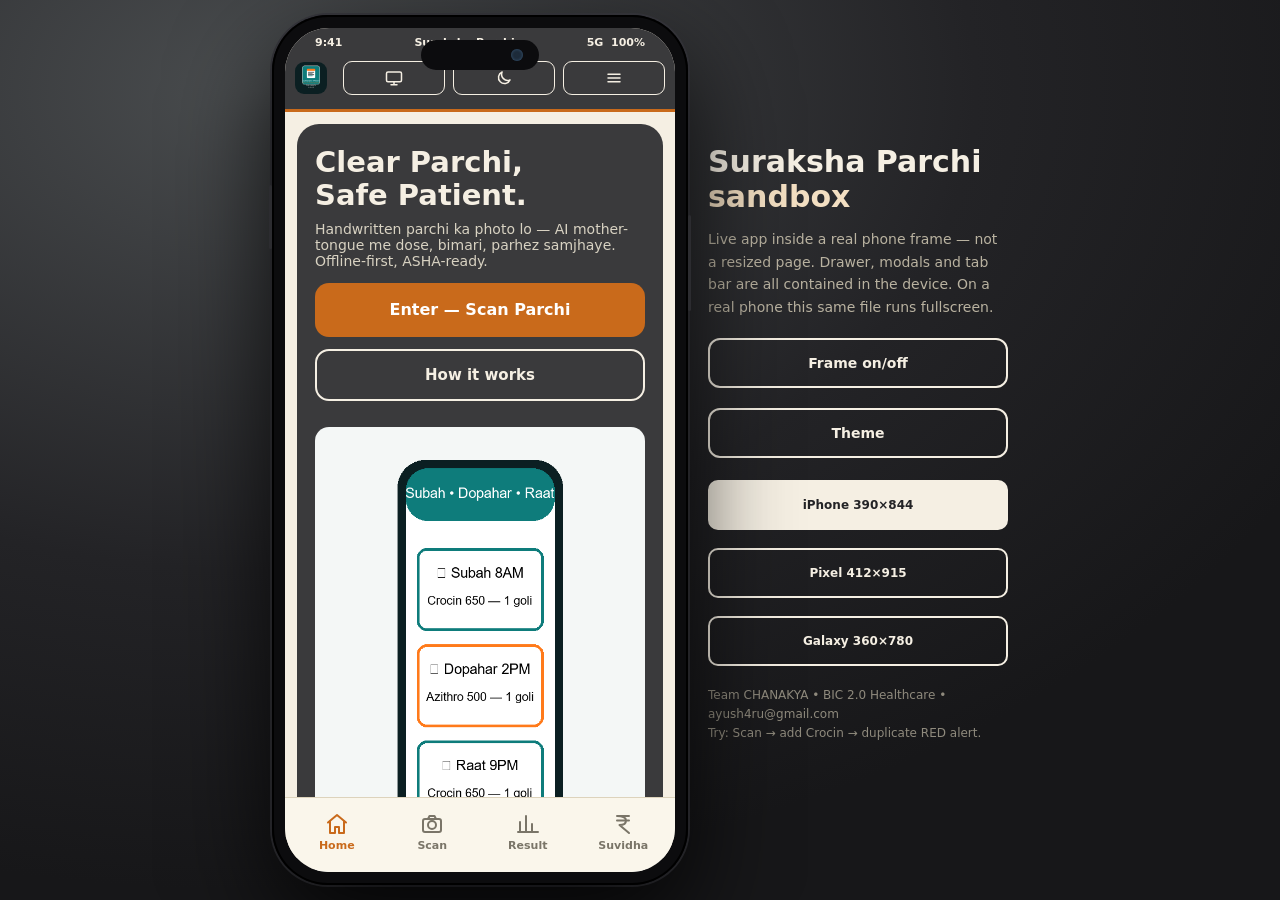
<file: index.html>
<!DOCTYPE html>
<html lang="hi">
<head>
<meta charset="UTF-8"><meta name="viewport" content="width=device-width,initial-scale=1,viewport-fit=cover">
<title>Suraksha Parchi — Team CHANAKYA</title>
<link rel="stylesheet" href="./css/style.css">
</head>
<body>
<div class="stage">
<div class="device-wrap">
<div class="device">
<div class="notch"></div>
<div class="screen">
<div class="topbar">
<div id="statusbar"><span>9:41</span><span>Suraksha Parchi</span><span>5G&nbsp;&nbsp;100%</span></div>
<header>
<img src="branding/logo.png" alt="logo" onerror="this.style.display='none'">
<div class="t"><h1>Suraksha Parchi</h1><small>Team CHANAKYA • Photo lo, Bhasha me samjho</small></div>
<button class="hbtn" id="viewBtn" title="Frame on/off"><span data-ic="monitor"></span></button>
<button class="hbtn" id="themeBtn" title="Theme toggle"><span data-ic="moon"></span></button>
<button class="hbtn" id="menuBtn" aria-label="menu"><span data-ic="menu"></span></button>
</header>
</div>
<div id="scrim"></div>
<nav id="drawer">
<h3 style="margin:0 0 8px">Menu</h3>
<a href="#" data-go="landing"><span data-ic="home"></span> Home</a>
<a href="#" data-go="fill"><span data-ic="scan"></span> New Scan / Fill-up</a>
<a href="#" data-go="main"><span data-ic="chart"></span> My Result (Sehat File)</a>
<a href="#" data-go="suvidha"><span data-ic="rupee"></span> Jan Aushadhi Daam</a>
<a href="#" data-go="suvidha"><span data-ic="hospital"></span> Ayushman Bharat</a>
<hr>
<a href="#" data-modal="privacy"><span data-ic="lock"></span> Privacy Policy</a>
<a href="#" data-modal="terms"><span data-ic="doc"></span> User Agreement</a>
<a href="#" data-modal="support"><span data-ic="help"></span> Support / Help</a>
<a href="#" data-modal="about"><span data-ic="info"></span> About CHANAKYA</a>
<a href="#" data-modal="how"><span data-ic="tool"></span> How it works</a>
<p class="muted">ayush4ru@gmail.com<br>Hindi • Bengali • Marathi</p>
<button class="dark" id="closeDr">Close</button>
</nav>
<section class="view on" id="v-landing"><div class="wrap">
<div class="hero"><div>
<h2>Clear Parchi,<br>Safe Patient.</h2>
<p>Handwritten parchi ka photo lo — AI mother-tongue me dose, bimari, parhez samjhaye. Offline-first, ASHA-ready.</p>
<p><button class="cta" data-go="fill">Enter — Scan Parchi</button> <button class="cta2" data-modal="how">How it works</button></p>
</div><div><img src="branding/phone-timetable.png" alt="app"></div></div>
<div class="feat">
<div class="fcard"><span class="fic" data-ic="camera"></span><br><b>Scan</b><br><span class="muted">Parchi + lab. On-device first, cloud if messy.</span></div>
<div class="fcard"><span class="fic" data-ic="volume"></span><br><b>Samjhao</b><br><span class="muted">Voice + pictogram timetable, 3 languages.</span></div>
<div class="fcard"><span class="fic" data-ic="bell"></span><br><b>Yaad</b><br><span class="muted">Reminders + duplicate alert + Sehat File.</span></div>
<div class="fcard"><span class="fic" data-ic="rupee"></span><br><b>Jan Aushadhi</b><br><span class="muted">Branded vs Kendra daam — 50-70% bachao.</span><br><button class="line" data-go="suvidha">Daam dekho</button></div>
<div class="fcard"><span class="fic" data-ic="hospital"></span><br><b>Ayushman</b><br><span class="muted">Rs 5 lakh cashless — patrata + packages.</span><br><button class="line" data-go="suvidha">Check karo</button></div>
<div class="fcard"><span class="fic" data-ic="help"></span><br><b>Helplines</b><br><span class="muted">108 • 112 • 104 • 14555 — ek tap call.</span><br><button class="line" data-go="suvidha">Numbers</button></div>
</div>
<div class="card"><h3>Why families need this</h3><p>60% handwritten English parchis. 50% wrong dose. Elders + migrants hit hardest. 10L+ ASHAs have no tool.</p>
<p><button data-go="fill" class="ghost">Start — Fill-up page</button></p></div>
</div></section>
<section class="view" id="v-fill"><div class="wrap">
<div class="steps"><span class="step">1 Fill-up</span><span class="step">2 Read</span><span class="step">3 Result</span></div>
<div class="card"><h3>Fill-up — prescription + info</h3>
<div class="fillgrid">
<div>
<label>Parchi photo *</label><input type="file" id="up" accept="image/*">
<img id="pv" class="preview" src="branding/sample-parchi.png" alt="parchi">
<p><button class="ghost" id="useSample" type="button">Use sample parchi</button></p>
<label>Lab report (optional)</label><input type="file" id="lab" accept="image/*,.pdf">
</div>
<div>
<label>Name (optional)</label><input id="nm" placeholder="e.g. Ramesh">
<label>Phone for reminders (optional)</label><input id="ph" placeholder="98XXXXXXXX" inputmode="numeric">
<label>Language</label><select id="lang"><option value="hi">Hindi</option><option value="bn">Bengali</option><option value="mr">Marathi</option></select>
<label>Symptoms / note</label><textarea id="sym" rows="3" placeholder="e.g. bukhar 3 din"></textarea>
<p><button id="scanBtn" class="dark">Read — AI se padho</button></p>
</div>
</div></div>
<div class="card"><h3>Scan result <span class="conf" id="conf"></span></h3><div id="chips"></div>
<p><button class="line" id="addBtn">+ Add Crocin (test duplicate)</button> <button id="expBtn" class="ghost">Enter — Main result</button></p></div>
</div></section>
<section class="view" id="v-main"><div class="wrap">
<div class="steps"><span class="step">Filled</span><span class="step">Read</span><span class="step">Result</span></div>
<div class="card"><h3>Rog Samjhao <span id="who"></span><br><span id="aibadge" class="aipill">AI starting…</span></h3><div id="explain"><p class="muted">Fill-up se aao.</p></div>
<p><button class="ghost" id="speakBtn"><span data-ic="volume"></span> Voice me suno</button><button class="dark" id="saveBtn"><span data-ic="save"></span> Sehat File save</button><button class="line" data-go="fill">Back</button></p>
<div id="voiceScript" class="ok" style="display:none"></div></div>
<div class="card"><h3>Timetable + Alert</h3><div class="tt" id="tt"></div><div id="alertBox" style="margin-top:10px"></div><div id="jabox" style="margin-top:10px"></div></div>
<div class="card"><h3>Sehat File — timeline</h3><div id="file"></div><p><button class="line" id="clearBtn"><span data-ic="trash"></span> Delete all</button></p></div>
</div></section>
<section class="view" id="v-suvidha"><div class="wrap">
<div class="steps"><span class="step">Suvidha — Sarkari Sahayata</span></div>
<div class="card"><h3><span data-ic="rupee"></span> Jan Aushadhi — daam compare</h3>
<p class="muted">15000+ Kendra • Helpline 1800-180-8080 • Daam indicative, Kendra par verify karo</p>
<input id="jaq" placeholder="Dawai likho — e.g. metformin, dolo, azithro">
<div id="jaout"></div></div>
<div class="card"><h3><span data-ic="hospital"></span> Ayushman Bharat PM-JAY — Rs 5 lakh cashless</h3>
<p class="muted">Helpline 14555 • beneficiary.nha.gov.in • Docs: ration card + Aadhaar + mobile OTP</p>
<div id="absteps" class="ok"></div>
<label>Ilaaj search karo</label><input id="abq" placeholder="e.g. motiyabind, delivery, knee">
<div id="about"></div></div>
<div class="card"><h3><span data-ic="help"></span> Helplines — ek tap call</h3><div id="hlout" class="tt"></div></div>
</div></section>
<footer><div class="fgrid">
<div><b style="color:#fff">Suraksha Parchi • CHANAKYA</b><p class="muted" style="color:#B9B2A0">BIC 2.0 Healthcare • Pilot app</p></div>
<div><b style="color:#fff">Legal</b><a href="#" data-modal="privacy">Privacy Policy</a><a href="#" data-modal="terms">User Agreement</a><a href="#" data-modal="support">Support</a></div>
<div><b style="color:#fff">Team</b><a href="#" data-modal="about">About CHANAKYA</a><a href="#" data-modal="how">How it works</a><a href="mailto:ayush4ru@gmail.com">ayush4ru@gmail.com</a></div>
</div>
<div style="text-align:center" class="muted">Literacy aid, not advice. Emergency: 108. © 2026 CHANAKYA pilot</div></footer>
<nav id="tabbar">
<button data-go="landing" class="on"><span class="icwrap" data-ic="home"></span>Home</button>
<button data-go="fill"><span class="icwrap" data-ic="scan"></span>Scan</button>
<button data-go="main"><span class="icwrap" data-ic="chart"></span>Result</button>
<button data-go="suvidha"><span class="icwrap" data-ic="rupee"></span>Suvidha</button>
</nav>
<div class="modal" id="m-privacy"><div class="box"><h3>Privacy Policy (pilot)</h3><p class="muted">No Aadhaar needed. Your photos stay private to your phone. View/delete anytime. Kids use with parent consent.</p><button class="dark closeM">Close</button></div></div>
<div class="modal" id="m-terms"><div class="box"><h3>User Agreement</h3><p class="muted">Explains YOUR prescription, never prescribes new. Red-flag → PHC. Accuracy ~87%, use confirm. Misuse = block.</p><button class="dark closeM">Close</button></div></div>
<div class="modal" id="m-support"><div class="box"><h3>Support</h3><p>Mail ayush4ru@gmail.com. Saaf photo lo. Voice issue → language/volume. RED alert → doctor/ASHA. Delete via Sehat File.</p><button class="dark closeM">Close</button></div></div>
<div class="modal" id="m-about"><div class="box"><h3>About CHANAKYA</h3><p>Ayush Pandey (Leader/CDO) + Kaushal Rawat (CMO) +2. Vision: Aaj parchi, kal Sehat File.</p><button class="dark closeM">Close</button></div></div>
<div class="modal" id="m-how"><div class="box"><h3>How it works</h3><p>Scan → smart read → verified database match → simple explain hi/bn/mr → voice + reminders + alert. Works offline.</p><button class="dark closeM">Close</button></div></div>
</div><!-- /screen -->
</div><!-- /device -->
</div><!-- /device-wrap -->
<aside class="side">
<h1>Suraksha Parchi <span>sandbox</span></h1>
<p>Live app inside a real phone frame — not a resized page. Drawer, modals and tab bar are all contained in the device. On a real phone this same file runs fullscreen.</p>
<div class="row"><button id="frameBtn">Frame on/off</button><button id="sideThemeBtn">Theme</button></div>
<div class="drow"><button data-dev="390x844" class="on">iPhone 390×844</button><button data-dev="412x915">Pixel 412×915</button><button data-dev="360x780">Galaxy 360×780</button></div>
<p class="okline">Team CHANAKYA • BIC 2.0 Healthcare • ayush4ru@gmail.com<br>Try: Scan → add Crocin → duplicate RED alert.</p>
</aside>
</div><!-- /stage -->
<script src="./js/config.public.js"></script>
<script src="./js/drug-db.js"></script>
<script src="./js/i18n.js"></script>
<script src="./js/icons.js"></script>
<script src="./js/needle2.js"></script>
<script src="./js/llm.js"></script>
<script src="./js/app.js"></script>
</body>
</html>
</file>
<file: css/style.css>
:root{--char:#3A3A3C;--char2:#54575A;--beige:#F5EFE3;--beige2:#EFE6D2;--card:#FAF6EB;--teal:#0E7C7B;--saf:#C96A1B;--ink:#3A3A3C;--mut:#7A7568;--line:#DDD3BC;--red:#B3261E;--input:#FFFFFF;--dw:390px;--dh:844px}
[data-theme="dark"]{--beige:#2B2B2D;--beige2:#3A3A3C;--card:#3A3A3C;--ink:#F5EFE3;--mut:#B9B2A0;--line:#54575A;--input:#4A4D4F}
*{box-sizing:border-box;font-family:'Noto Sans','Noto Sans Devanagari',system-ui,Arial}
html,body{height:100%}
body{margin:0;background:radial-gradient(1200px 800px at 20% 10%,#4A4D4F 0%,#232326 60%,#171719 100%);color:var(--ink);display:flex;align-items:center;justify-content:center;min-height:100dvh;padding:8px}
/* ---------- stage + side panel (desktop) ---------- */
.stage{display:flex;gap:20px;align-items:center;justify-content:center;width:100%}
.side{max-width:300px;color:#F5EFE3}
.side h1{font-size:30px;margin:0 0 6px}.side h1 span{color:#F3DFC2}
.side p{color:#B9B2A0;font-size:14px;line-height:1.6}
.side .row{display:flex;gap:8px;margin-top:12px;flex-wrap:wrap}
.side button{background:transparent;border:2px solid #F5EFE3;color:#F5EFE3;border-radius:12px;padding:10px 16px;font-weight:700;font-size:14px;cursor:pointer}
.side .okline{margin-top:14px;font-size:12px;color:#8f8a7d}
.side .drow{display:flex;gap:6px;margin-top:10px;flex-wrap:wrap}
.side .drow button{padding:8px 10px;font-size:12px;border-radius:10px}
.side .drow button.on{background:#F5EFE3;color:#232326;border-color:#F5EFE3}
/* ---------- the smartphone device ---------- */
.device-wrap{transform-origin:center center;flex:none}
.device{position:relative;width:calc(var(--dw) + 26px);height:calc(var(--dh) + 26px);background:#0c0c0e;border-radius:56px;padding:13px;box-shadow:0 40px 100px #000c,0 0 0 2px #3a3a40,inset 0 0 0 2px #000}
.device::before,.device::after{content:"";position:absolute;background:#2c2c30;border-radius:3px}
.device::before{left:-3px;top:170px;width:3px;height:64px}
.device::after{right:-3px;top:200px;width:3px;height:96px}
.notch{position:absolute;top:25px;left:50%;transform:translateX(-50%);width:118px;height:30px;background:#0c0c0e;border-radius:18px;z-index:60}
.notch::after{content:"";position:absolute;right:16px;top:9px;width:12px;height:12px;border-radius:50%;background:#1d2b3a;box-shadow:inset 0 0 3px #3b5a78}
.screen{position:relative;width:var(--dw);height:var(--dh);overflow-y:auto;overscroll-behavior:contain;background:var(--beige);border-radius:44px;scrollbar-width:thin}
.topbar{position:sticky;top:0;z-index:50}
#statusbar{display:flex;justify-content:space-between;align-items:center;background:var(--char);color:#F5EFE3;font-size:11px;font-weight:700;padding:8px 30px 0}
header{background:var(--char);color:#F5EFE3;padding:6px 10px 8px;display:flex;align-items:center;gap:8px;border-bottom:3px solid var(--saf)}
header img{width:32px;height:32px;border-radius:9px;background:var(--beige)}
header .t{flex:1;min-width:0}header h1{font-size:15px;margin:0;white-space:nowrap;overflow:hidden;text-overflow:ellipsis}header small{display:none}
.hbtn{background:transparent;border:1.5px solid #F5EFE3;color:#F5EFE3;border-radius:9px;padding:4px 7px;cursor:pointer;font-size:14px;min-width:34px;min-height:34px}
/* contained overlays live inside the screen */
#scrim{position:absolute;inset:0;background:#0009;display:none;z-index:90}#scrim.on{display:block}
#drawer{position:absolute;top:0;right:-310px;width:292px;max-width:84%;height:100%;background:var(--card);color:var(--ink);border-left:1px solid var(--line);z-index:99;transition:right .25s;padding:18px 16px 30px;overflow:auto}
#drawer.open{right:0}
#drawer a{display:flex;align-items:center;gap:10px;padding:13px 12px;border-radius:12px;color:var(--ink);text-decoration:none;font-weight:700;font-size:15px;min-height:48px}
#drawer a:hover{background:var(--beige2)}
/* ---------- app interior (phone-first) ---------- */
.wrap{padding:12px 12px 16px}
.view{display:none}.view.on{display:block}
.hero{background:var(--char);color:#F5EFE3;border-radius:22px;padding:22px 18px}
.hero h2{font-size:29px;margin:0 0 8px;line-height:1.15}.hero p{color:#D8D2C2;margin:8px 0;font-size:14px}
.hero img{width:100%;border-radius:14px;background:#F5EFE3;margin-top:12px}
.cta{background:var(--saf);border:0;color:#fff;font-weight:800;padding:15px 20px;border-radius:14px;font-size:16px;cursor:pointer;width:100%;min-height:54px;margin:6px 0}
.cta2{background:transparent;border:2px solid #F5EFE3;color:#F5EFE3;font-weight:700;padding:13px 18px;border-radius:14px;font-size:15px;cursor:pointer;width:100%;min-height:52px;margin:6px 0}
.feat{display:flex;gap:10px;margin:12px -12px 0;padding:0 12px 6px;overflow-x:auto;scroll-snap-type:x mandatory}
.fcard{flex:0 0 216px;scroll-snap-align:start;background:var(--card);border:1px solid var(--line);border-radius:18px;padding:14px;font-size:13px}
.fcard b{font-size:15px}
.fcard button{width:100%;margin:8px 0 0;min-height:44px;font-size:13px}
.card{background:var(--card);border:1px solid var(--line);border-radius:20px;padding:16px 14px;margin:12px 0;box-shadow:0 4px 18px #3a3a3c12}
.card h3{margin:0 0 10px;font-size:17px}
label{font-weight:700;font-size:14px}
input,select,textarea{width:100%;background:var(--input);border:2px solid var(--line);border-radius:12px;padding:12px;font-size:16px;margin:6px 0 12px;color:var(--ink);min-height:50px}
button{background:var(--saf);border:0;color:#fff;font-weight:800;padding:14px 18px;border-radius:14px;font-size:15px;cursor:pointer;margin:6px 0;min-height:50px;width:100%}
button.ghost{background:var(--teal)}button.dark{background:var(--char)}button.line{background:transparent;color:var(--teal);border:2px solid var(--teal)}
.lang{display:flex;gap:6px;align-items:center;flex-wrap:wrap}
.lang button{flex:1;width:auto;margin:6px 0}
img.preview{width:100%;border-radius:14px;border:2px dashed var(--teal);background:var(--beige2)}
.chip{display:inline-flex;align-items:center;gap:6px;background:var(--beige2);border:2px solid var(--teal);border-radius:999px;padding:8px 12px;margin:4px 2px;font-size:13px;font-weight:600;max-width:100%}
.tt{display:grid;grid-template-columns:1fr;gap:10px}
.slot{background:var(--beige);border:2px solid var(--line);border-radius:16px;padding:16px;text-align:center;font-size:15px}
.slot button{width:auto;margin:8px 0 0;min-height:44px;font-size:13px;padding:8px 14px}
.alert{background:var(--red);color:#fff;border-radius:14px;padding:13px;font-weight:800;font-size:14px}
.ok{background:var(--beige2);border-left:6px solid var(--teal);padding:12px;border-radius:10px;margin:8px 0;font-size:14px}
.muted{color:var(--mut);font-size:13px}.conf{font-weight:800;color:var(--teal)}
.aipill{display:inline-flex;align-items:center;gap:6px;font-size:12px;font-weight:700;background:var(--beige2);border:1.5px solid var(--teal);color:var(--teal);border-radius:999px;padding:4px 12px;margin-top:6px}
.aipill .dot{width:8px;height:8px;border-radius:50%;background:#c9a227}
.aipill.ready .dot{background:var(--teal)}
.steps{display:flex;gap:6px;flex-wrap:wrap;margin:10px 0}.step{background:var(--beige2);border:2px solid var(--line);border-radius:999px;padding:7px 12px;font-size:12px;font-weight:700;color:var(--mut)}
footer{background:var(--char);color:#D8D2C2;margin-top:18px;padding:22px 16px 26px}
footer .fgrid{display:grid;grid-template-columns:1fr;gap:14px}
footer a{color:#F5EFE3;text-decoration:none;display:block;padding:7px 0;font-size:14px;min-height:36px}
.modal{display:none;position:absolute;inset:0;z-index:120;background:#000a;padding:22px 16px}.modal.on{display:block}
.modal .box{background:var(--card);color:var(--ink);border-radius:18px;padding:20px 16px;max-height:100%;overflow:auto;margin:8vh auto;max-width:100%}
.modal .box button{margin-bottom:0}
/* bottom tab bar lives in screen flow */
#tabbar{display:flex;position:sticky;bottom:0;z-index:80;background:var(--card);border-top:1px solid var(--line);padding:8px 4px calc(8px + env(safe-area-inset-bottom))}
#tabbar button{background:transparent;border:0;color:var(--mut);font-size:11px;font-weight:700;margin:0;padding:6px 4px;width:auto;flex:1;display:flex;flex-direction:column;align-items:center;gap:3px;min-height:58px;box-shadow:none}
#tabbar button.on{color:var(--saf)}
#tabbar .icwrap{display:block;height:24px}
/* real icons */
.ic{vertical-align:-3px;flex:none}
button .ic,#tabbar .ic,#drawer .ic{vertical-align:-4px}
.fcard .fic{width:40px;height:40px;border-radius:12px;background:var(--beige2);display:inline-flex;align-items:center;justify-content:center;color:var(--teal);margin-bottom:8px}
/* ---------- full-page fallback (frame off) ---------- */
body.device-off .side{display:none}
body.device-off .device{width:100%;max-width:1020px;height:auto;background:transparent;border:0;border-radius:0;padding:0;box-shadow:none}
body.device-off .device::before,body.device-off .device::after,body.device-off .notch{display:none}
body.device-off .screen{width:100%;height:auto;overflow:visible;border-radius:18px}
body.device-off .wrap{max-width:1020px;margin:auto}
body.device-off .hero{display:grid;grid-template-columns:1.2fr .8fr;gap:18px}
body.device-off .feat{display:grid;grid-template-columns:repeat(3,1fr);overflow:visible}
body.device-off .fcard{flex:none}
body.device-off .tt{grid-template-columns:repeat(3,1fr)}
body.device-off .fillgrid{display:grid;grid-template-columns:1fr 1fr;gap:14px}
body.device-off button{width:auto;margin:6px 6px 6px 0}
body.device-off .cta,body.device-off .cta2{width:auto}
/* ---------- real phones: fullscreen, no frame ---------- */
@media(max-width:640px){
  body{padding:0;display:block}
  .side{display:none}
  .device-wrap{transform:none}
  .device{width:100%;height:100dvh;background:transparent;border:0;border-radius:0;padding:0;box-shadow:none}
  .device::before,body.device-off .device::after,.device::after,.notch{display:none}
  .screen{border-radius:0;height:100dvh;width:100%}
}
</file>
